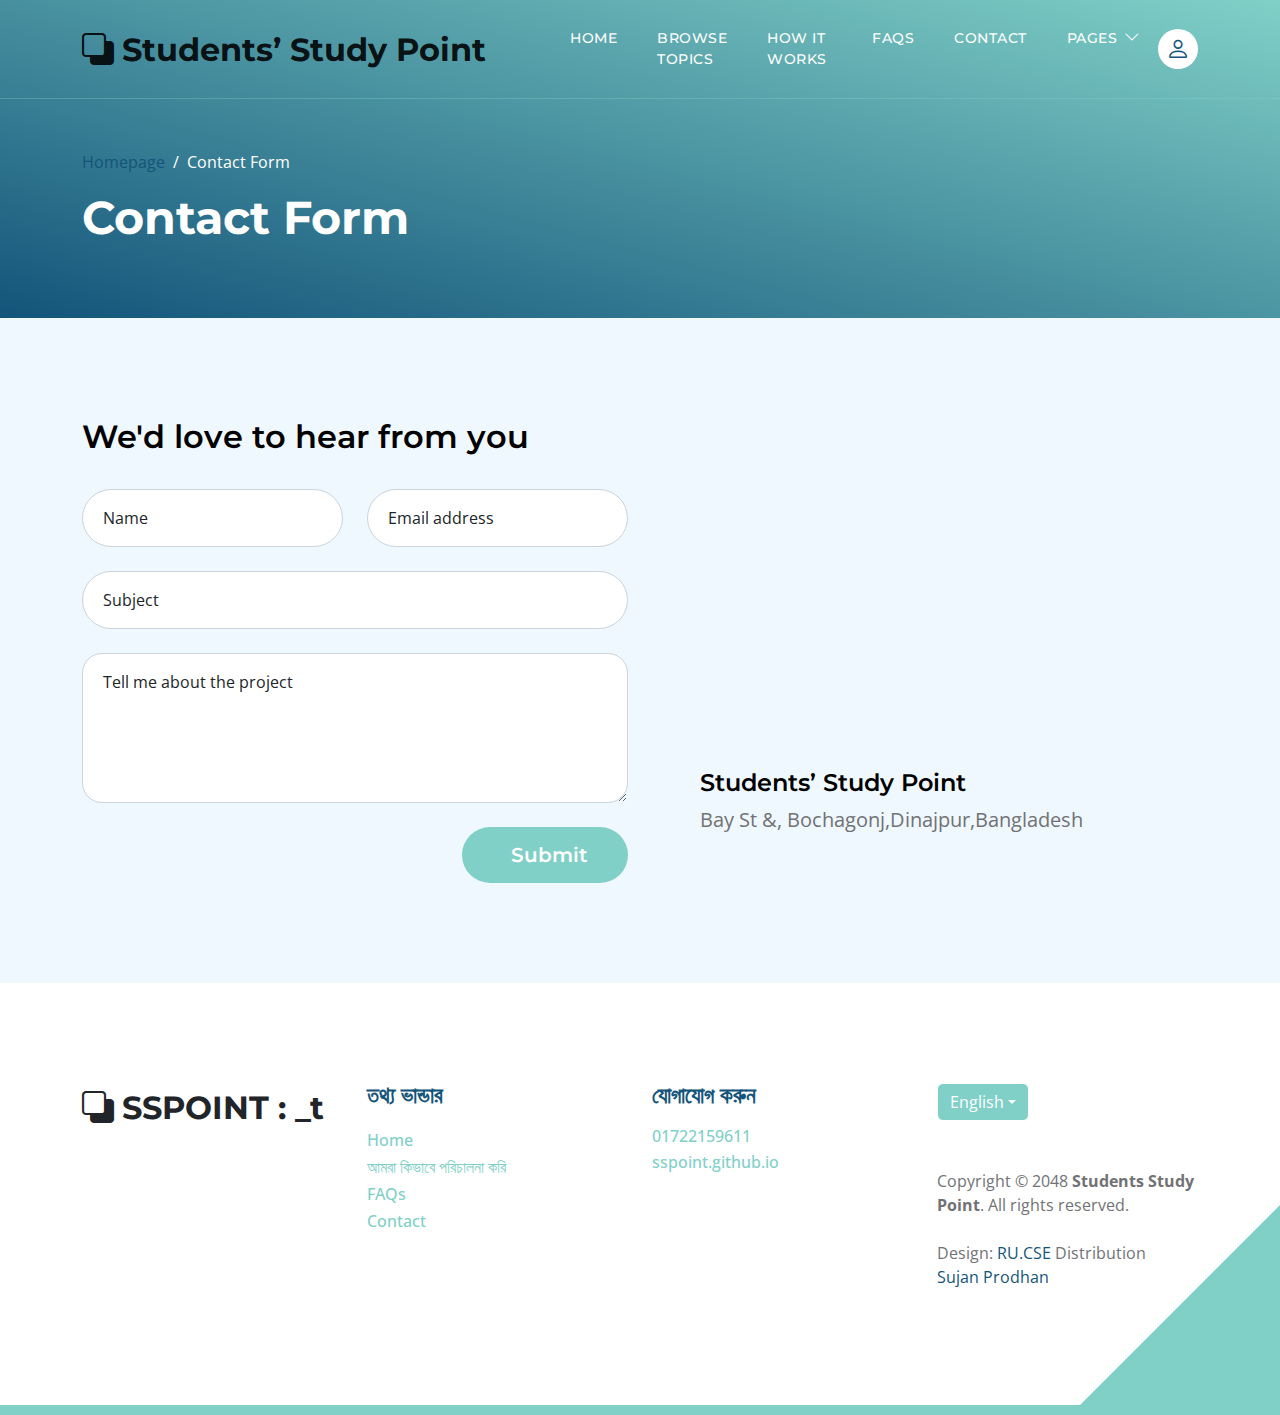
<file: contact.html>
<!doctype html>
<html lang="en">
    <head>
        <meta charset="utf-8">
        <meta name="viewport" content="width=device-width, initial-scale=1">

        <meta name="description" content="">
        <meta name="author" content="">

        <title> Contact Page</title>

        <!-- CSS FILES -->        
        <link rel="preconnect" href="https://fonts.googleapis.com">
        
        <link rel="preconnect" href="https://fonts.gstatic.com" crossorigin>

        <link href="https://fonts.googleapis.com/css2?family=Montserrat:wght@500;600;700&family=Open+Sans&display=swap" rel="stylesheet">
                        
        <link href="css/bootstrap.min.css" rel="stylesheet">

        <link href="css/bootstrap-icons.css" rel="stylesheet">

        <link href="css/templatemo-topic-listing.css" rel="stylesheet">


    </head>
    
    <body class="topics-listing-page" id="top">

        <main>

            <nav class="navbar navbar-expand-lg">
                <div class="container">
                    <a class="navbar-brand" href="index.html">
                        <i class="bi-back"></i>
                        <span> Students’ Study Point</span>
                    </a>

                    <div class="d-lg-none ms-auto me-4">
                        <a href="#top" class="navbar-icon bi-person smoothscroll"></a>
                    </div>
    
                    <button class="navbar-toggler" type="button" data-bs-toggle="collapse" data-bs-target="#navbarNav" aria-controls="navbarNav" aria-expanded="false" aria-label="Toggle navigation">
                        <span class="navbar-toggler-icon"></span>
                    </button>
    
                    <div class="collapse navbar-collapse" id="navbarNav">
                        <ul class="navbar-nav ms-lg-5 me-lg-auto">
                            <li class="nav-item">
                                <a class="nav-link click-scroll" href="index.html#section_1">Home</a>
                            </li>

                            <li class="nav-item">
                                <a class="nav-link click-scroll" href="index.html#section_2">Browse Topics</a>
                            </li>
    
                            <li class="nav-item">
                                <a class="nav-link click-scroll" href="index.html#section_3">How it works</a>
                            </li>

                            <li class="nav-item">
                                <a class="nav-link click-scroll" href="index.html#section_4">FAQs</a>
                            </li>
    
                            <li class="nav-item">
                                <a class="nav-link click-scroll" href="index.html#section_5">Contact</a>
                            </li>

                            <li class="nav-item dropdown">
                                <a class="nav-link dropdown-toggle" href="#section_5" id="navbarLightDropdownMenuLink" role="button" data-bs-toggle="dropdown" aria-expanded="false">Pages</a>

                                <ul class="dropdown-menu dropdown-menu-light" aria-labelledby="navbarLightDropdownMenuLink">
                                    <li><a class="dropdown-item" href="topics-listing.html">Topics Listing</a></li>

                                    <li><a class="dropdown-item active" href="contact.html">Contact Form</a></li>
                                </ul>
                            </li>
                        </ul>

                        <div class="d-none d-lg-block">
                            <a href="#top" class="navbar-icon bi-person smoothscroll"></a>
                        </div>
                    </div>
                </div>
            </nav>


            <header class="site-header d-flex flex-column justify-content-center align-items-center">
                <div class="container">
                    <div class="row align-items-center">

                        <div class="col-lg-5 col-12">
                            <nav aria-label="breadcrumb">
                                <ol class="breadcrumb">
                                    <li class="breadcrumb-item"><a href="index.html">Homepage</a></li>

                                    <li class="breadcrumb-item active" aria-current="page">Contact Form</li>
                                </ol>
                            </nav>

                            <h2 class="text-white">Contact Form</h2>
                        </div>

                    </div>
                </div>
            </header>


            <section class="section-padding section-bg">
                <div class="container">
                    <div class="row">

                        <div class="col-lg-12 col-12">
                            <h3 class="mb-4 pb-2">We'd love to hear from you</h3>
                        </div>

                        <div class="col-lg-6 col-12">
                            <form action="#" method="post" class="custom-form contact-form" role="form">
                                <div class="row">
                                    <div class="col-lg-6 col-md-6 col-12">
                                        <div class="form-floating">
                                            <input type="text" name="name" id="name" class="form-control" placeholder="Name" required="">
                                            
                                            <label for="floatingInput">Name</label>
                                        </div>
                                    </div>

                                    <div class="col-lg-6 col-md-6 col-12"> 
                                        <div class="form-floating">
                                            <input type="email" name="email" id="email" pattern="[^ @]*@[^ @]*" class="form-control" placeholder="Email address" required="">
                                            
                                            <label for="floatingInput">Email address</label>
                                        </div>
                                    </div>

                                    <div class="col-lg-12 col-12">
                                        <div class="form-floating">
                                            <input type="text" name="subject" id="name" class="form-control" placeholder="Name" required="">
                                            
                                            <label for="floatingInput">Subject</label>
                                        </div>

                                        <div class="form-floating">
                                            <textarea class="form-control" id="message" name="message" placeholder="Tell me about the project"></textarea>
                                            
                                            <label for="floatingTextarea">Tell me about the project</label>
                                        </div>
                                    </div>

                                    <div class="col-lg-4 col-12 ms-auto">
                                        <button type="submit" class="form-control">Submit</button>
                                    </div>

                                </div>
                            </form>
                        </div>

                        <div class="col-lg-5 col-12 mx-auto mt-5 mt-lg-0">
                            <iframe class="google-map" src="" width="100%" height="250" style="border:0;" allowfullscreen="" loading="lazy" referrerpolicy="no-referrer-when-downgrade"></iframe>

                            <h5 class="mt-4 mb-2">Students’ Study Point</h5>

                            <p>Bay St &amp;, Bochagonj,Dinajpur,Bangladesh</p>
                        </div>

                    </div>
                </div>
            </section>
        </main>

        <footer class="site-footer section-padding">
            <div class="container">
                <div class="row">

                    <div class="col-lg-3 col-12 mb-4 pb-2">
                        <a class="navbar-brand mb-2" href="index.html">
                            <i class="bi-back"></i>
                            <span>SSPOINT : _t</span>
                        </a>
                    </div>

                    <div class="col-lg-3 col-md-4 col-6">
                        <h6 class="site-footer-title mb-3">তথ্য ভান্ডার</h6>

                        <ul class="site-footer-links">
                            <li class="site-footer-link-item">
                                <a href="#" class="site-footer-link">Home</a>
                            </li>

                            <li class="site-footer-link-item">
                                <a href="#" class="site-footer-link">আমরা কিভাবে পরিচালনা করি</a>
                            </li>

                            <li class="site-footer-link-item">
                                <a href="#" class="site-footer-link">FAQs</a>
                            </li>

                            <li class="site-footer-link-item">
                                <a href="#" class="site-footer-link">Contact</a>
                            </li>
                        </ul>
                    </div>

                    <div class="col-lg-3 col-md-4 col-6 mb-4 mb-lg-0">
                        <h6 class="site-footer-title mb-3">যোগাযোগ করুন</h6>

                        <p class="text-white d-flex mb-1">
                            <a href="tel: 01722159611" class="site-footer-link">
                               01722159611
                            </a>
                        </p>

                        <p class="text-white d-flex">
                            <a href="https://sspoint.github.io" class="site-footer-link">
                               sspoint.github.io
                            </a>
                        </p>
                    </div>

                    <div class="col-lg-3 col-md-4 col-12 mt-4 mt-lg-0 ms-auto">
                        <div class="dropdown">
                            <button class="btn btn-secondary dropdown-toggle" type="button" data-bs-toggle="dropdown" aria-expanded="false">
                            English</button>

                            <ul class="dropdown-menu">
                                <li><button class="dropdown-item" type="button">Thai</button></li>

                                <li><button class="dropdown-item" type="button">Myanmar</button></li>

                                <li><button class="dropdown-item" type="button">Arabic</button></li>
                            </ul>
                        </div>

                        <p class="copyright-text mt-lg-5 mt-4">Copyright  © 2048 <b>Students Study Point</b>. All rights reserved.
                        <br><br>Design: <a rel="nofollow" href="https://prodhan2.github.io" target="_blank">RU.CSE</a> Distribution <a href="https://fb.com/prodhan2">Sujan Prodhan</a></p>
                        
                    </div>

                </div>
            </div>
        </footer>



        <!-- JAVASCRIPT FILES -->
        <script src="js/jquery.min.js"></script>
        <script src="js/bootstrap.bundle.min.js"></script>
        <script src="js/jquery.sticky.js"></script>
        <script src="js/custom.js"></script>

    </body>
</html>
</file>
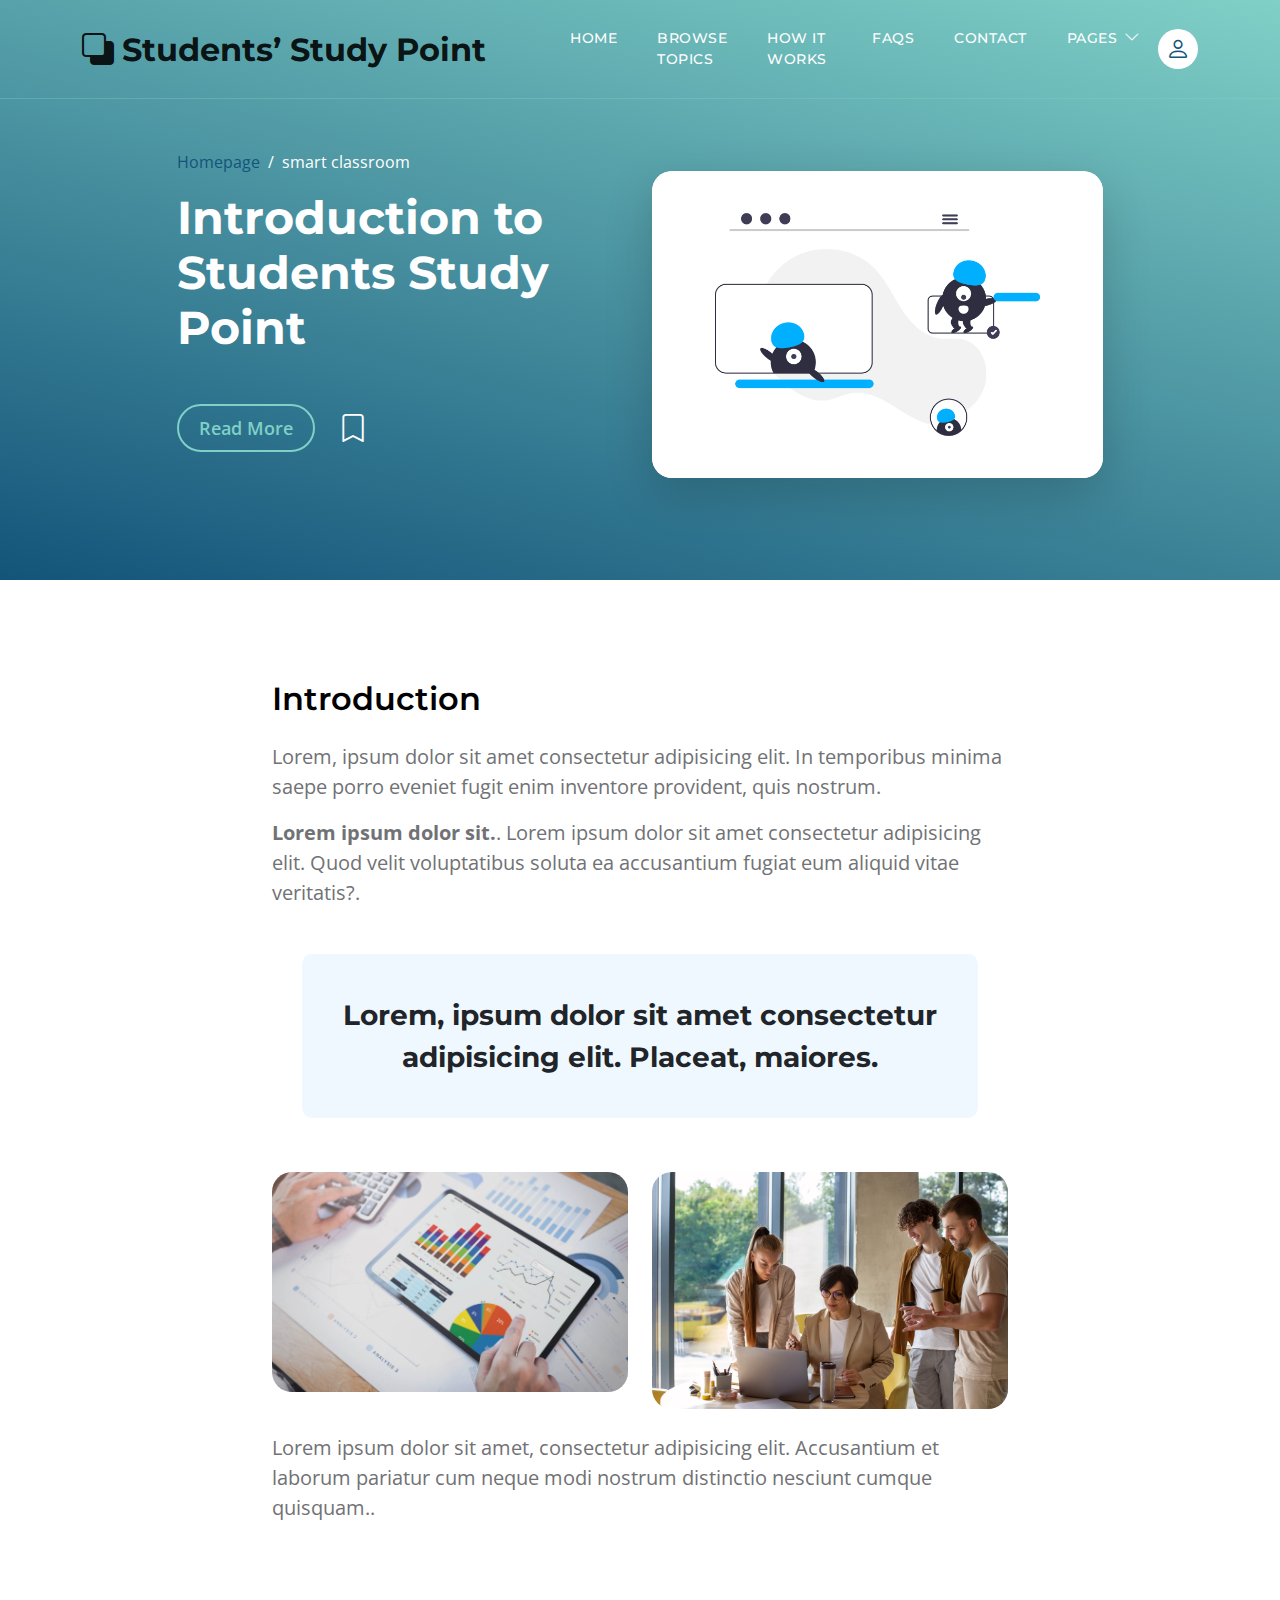
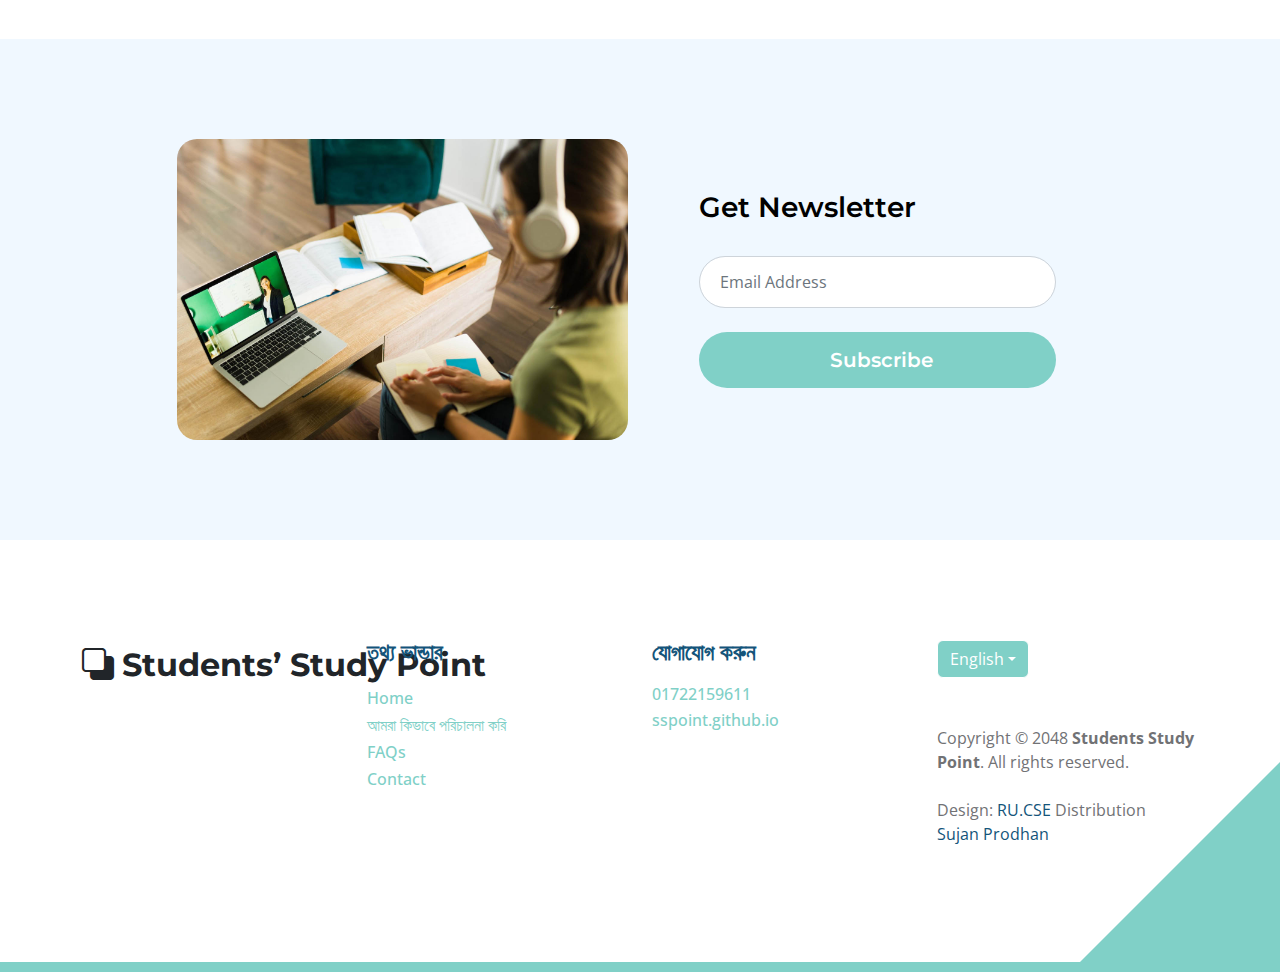
<file: topics-detail.html>
<!doctype html>
<html lang="en">
    <head>
        <meta charset="utf-8">
        <meta name="viewport" content="width=device-width, initial-scale=1">

        <meta name="description" content="">
        <meta name="author" content="">

        <title>Topic Detail Page</title>

        <!-- CSS FILES -->        
        <link rel="preconnect" href="https://fonts.googleapis.com">
        
        <link rel="preconnect" href="https://fonts.gstatic.com" crossorigin>

        <link href="https://fonts.googleapis.com/css2?family=Montserrat:wght@500;600;700&family=Open+Sans&display=swap" rel="stylesheet">
                        
        <link href="css/bootstrap.min.css" rel="stylesheet">

        <link href="css/bootstrap-icons.css" rel="stylesheet">

        <link href="css/templatemo-topic-listing.css" rel="stylesheet">
<!--

TemplateMo 590 topic listing

https://templatemo.com/tm-590-topic-listing

-->
    </head>
    
    <body id="top">

        <main>

            <nav class="navbar navbar-expand-lg">
                <div class="container">
                    <a class="navbar-brand" href="index.html">
                        <i class="bi-back"></i>
                        <span> Students’ Study Point
                        </span>
                    </a>

                    <div class="d-lg-none ms-auto me-4">
                        <a href="#top" class="navbar-icon bi-person smoothscroll"></a>
                    </div>
    
                    <button class="navbar-toggler" type="button" data-bs-toggle="collapse" data-bs-target="#navbarNav" aria-controls="navbarNav" aria-expanded="false" aria-label="Toggle navigation">
                        <span class="navbar-toggler-icon"></span>
                    </button>
    
                    <div class="collapse navbar-collapse" id="navbarNav">
                        <ul class="navbar-nav ms-lg-5 me-lg-auto">
                            <li class="nav-item">
                                <a class="nav-link click-scroll" href="index.html#section_1">Home</a>
                            </li>

                            <li class="nav-item">
                                <a class="nav-link click-scroll" href="index.html#section_2">Browse Topics</a>
                            </li>
    
                            <li class="nav-item">
                                <a class="nav-link click-scroll" href="index.html#section_3">How it works</a>
                            </li>

                            <li class="nav-item">
                                <a class="nav-link click-scroll" href="index.html#section_4">FAQs</a>
                            </li>
    
                            <li class="nav-item">
                                <a class="nav-link click-scroll" href="index.html#section_5">Contact</a>
                            </li>

                            <li class="nav-item dropdown">
                                <a class="nav-link dropdown-toggle" href="#section_5" id="navbarLightDropdownMenuLink" role="button" data-bs-toggle="dropdown" aria-expanded="false">Pages</a>

                                <ul class="dropdown-menu dropdown-menu-light" aria-labelledby="navbarLightDropdownMenuLink">
                                    <li><a class="dropdown-item" href="topics-listing.html">Topics Listing</a></li>

                                    <li><a class="dropdown-item" href="contact.html">Contact Form</a></li>
                                </ul>
                            </li>
                        </ul>

                        <div class="d-none d-lg-block">
                            <a href="#top" class="navbar-icon bi-person smoothscroll"></a>
                        </div>
                    </div>
                </div>
            </nav>
            

            <header class="site-header d-flex flex-column justify-content-center align-items-center">
                <div class="container">
                    <div class="row justify-content-center align-items-center">

                        <div class="col-lg-5 col-12 mb-5">
                            <nav aria-label="breadcrumb">
                                <ol class="breadcrumb">
                                    <li class="breadcrumb-item"><a href="index.html">Homepage</a></li>

                                    <li class="breadcrumb-item active" aria-current="page">smart classroom </li>
                                </ol>
                            </nav>

                            <h2 class="text-white">Introduction to <br> Students Study Point</h2>

                            <div class="d-flex align-items-center mt-5">
                                <a href="#topics-detail" class="btn custom-btn custom-border-btn smoothscroll me-4">Read More</a>

                                <a href="#top" class="custom-icon bi-bookmark smoothscroll"></a>
                            </div>
                        </div>

                        <div class="col-lg-5 col-12">
                            <div class="topics-detail-block bg-white shadow-lg">
                                <img src="images/topics/undraw_Remote_design_team_re_urdx.png" class="topics-detail-block-image img-fluid">
                            </div>
                        </div>

                    </div>
                </div>
            </header>


            <section class="topics-detail-section section-padding" id="topics-detail">
                <div class="container">
                    <div class="row">

                        <div class="col-lg-8 col-12 m-auto">
                            <h3 class="mb-4">Introduction </h3>

                            <p>Lorem, ipsum dolor sit amet consectetur adipisicing elit. In temporibus minima saepe porro eveniet fugit enim inventore provident, quis nostrum.</p>

                            <p><strong>Lorem ipsum dolor sit.</strong>. Lorem ipsum dolor sit amet consectetur adipisicing elit. Quod velit voluptatibus soluta ea accusantium fugiat eum aliquid vitae veritatis?.</p>

                            <blockquote>
                               Lorem, ipsum dolor sit amet consectetur adipisicing elit. Placeat, maiores.
                            </blockquote>

                            <div class="row my-4">
                                <div class="col-lg-6 col-md-6 col-12">
                                    <img src="images/businesswoman-using-tablet-analysis.jpg" class="topics-detail-block-image img-fluid">
                                </div>

                                <div class="col-lg-6 col-md-6 col-12 mt-4 mt-lg-0 mt-md-0">
                                    <img src="images/colleagues-working-cozy-office-medium-shot.jpg" class="topics-detail-block-image img-fluid">
                                </div>
                            </div>

                            <p>Lorem ipsum dolor sit amet, consectetur adipisicing elit. Accusantium et laborum pariatur cum neque modi nostrum distinctio nesciunt cumque quisquam..</p>
                        </div>

                    </div>
                </div>
            </section>


            <section class="section-padding section-bg">
                <div class="container">
                    <div class="row justify-content-center">

                        <div class="col-lg-5 col-12">
                            <img src="images/rear-view-young-college-student.jpg" class="newsletter-image img-fluid" alt="">
                        </div>

                        <div class="col-lg-5 col-12 subscribe-form-wrap d-flex justify-content-center align-items-center">
                            <form class="custom-form subscribe-form" action="#" method="post" role="form">
                                <h4 class="mb-4 pb-2">Get Newsletter</h4>

                                <input type="email" name="subscribe-email" id="subscribe-email" pattern="[^ @]*@[^ @]*" class="form-control" placeholder="Email Address" required="">

                                <div class="col-lg-12 col-12">
                                    <button type="submit" class="form-control">Subscribe</button>
                                </div>
                            </form>
                        </div>

                    </div>
                </div>
            </section>
        </main>
		
        <footer class="site-footer section-padding">
            <div class="container">
                <div class="row">

                    <div class="col-lg-3 col-12 mb-4 pb-2">
                        <a class="navbar-brand mb-2" href="index.html">
                            <i class="bi-back"></i>
                            <span>Students’ Study Point</span>
                        </a>
                    </div>

                    <div class="col-lg-3 col-md-4 col-6">
                        <h6 class="site-footer-title mb-3">তথ্য ভান্ডার</h6>

                        <ul class="site-footer-links">
                            <li class="site-footer-link-item">
                                <a href="#" class="site-footer-link">Home</a>
                            </li>

                            <li class="site-footer-link-item">
                                <a href="#" class="site-footer-link">আমরা কিভাবে পরিচালনা করি</a>
                            </li>

                            <li class="site-footer-link-item">
                                <a href="#" class="site-footer-link">FAQs</a>
                            </li>

                            <li class="site-footer-link-item">
                                <a href="#" class="site-footer-link">Contact</a>
                            </li>
                        </ul>
                    </div>

                    <div class="col-lg-3 col-md-4 col-6 mb-4 mb-lg-0">
                        <h6 class="site-footer-title mb-3">যোগাযোগ করুন</h6>

                        <p class="text-white d-flex mb-1">
                            <a href="tel: 01722159611" class="site-footer-link">
                               01722159611
                            </a>
                        </p>

                        <p class="text-white d-flex">
                            <a href="https://sspoint.github.io" class="site-footer-link">
                               sspoint.github.io
                            </a>
                        </p>
                    </div>

                    <div class="col-lg-3 col-md-4 col-12 mt-4 mt-lg-0 ms-auto">
                        <div class="dropdown">
                            <button class="btn btn-secondary dropdown-toggle" type="button" data-bs-toggle="dropdown" aria-expanded="false">
                            English</button>

                            <ul class="dropdown-menu">
                                <li><button class="dropdown-item" type="button">Thai</button></li>

                                <li><button class="dropdown-item" type="button">Myanmar</button></li>

                                <li><button class="dropdown-item" type="button">Arabic</button></li>
                            </ul>
                        </div>

                        <p class="copyright-text mt-lg-5 mt-4">Copyright  © 2048 <b>Students Study Point</b>. All rights reserved.
                        <br><br>Design: <a rel="nofollow" href="https://prodhan2.github.io" target="_blank">RU.CSE</a> Distribution <a href="https://fb.com/prodhan2">Sujan Prodhan</a></p>
                        
                    </div>

                </div>
            </div>
        </footer>



        <!-- JAVASCRIPT FILES -->
        <script src="js/jquery.min.js"></script>
        <script src="js/bootstrap.bundle.min.js"></script>
        <script src="js/jquery.sticky.js"></script>
        <script src="js/custom.js"></script>

    </body>
</html>
</file>
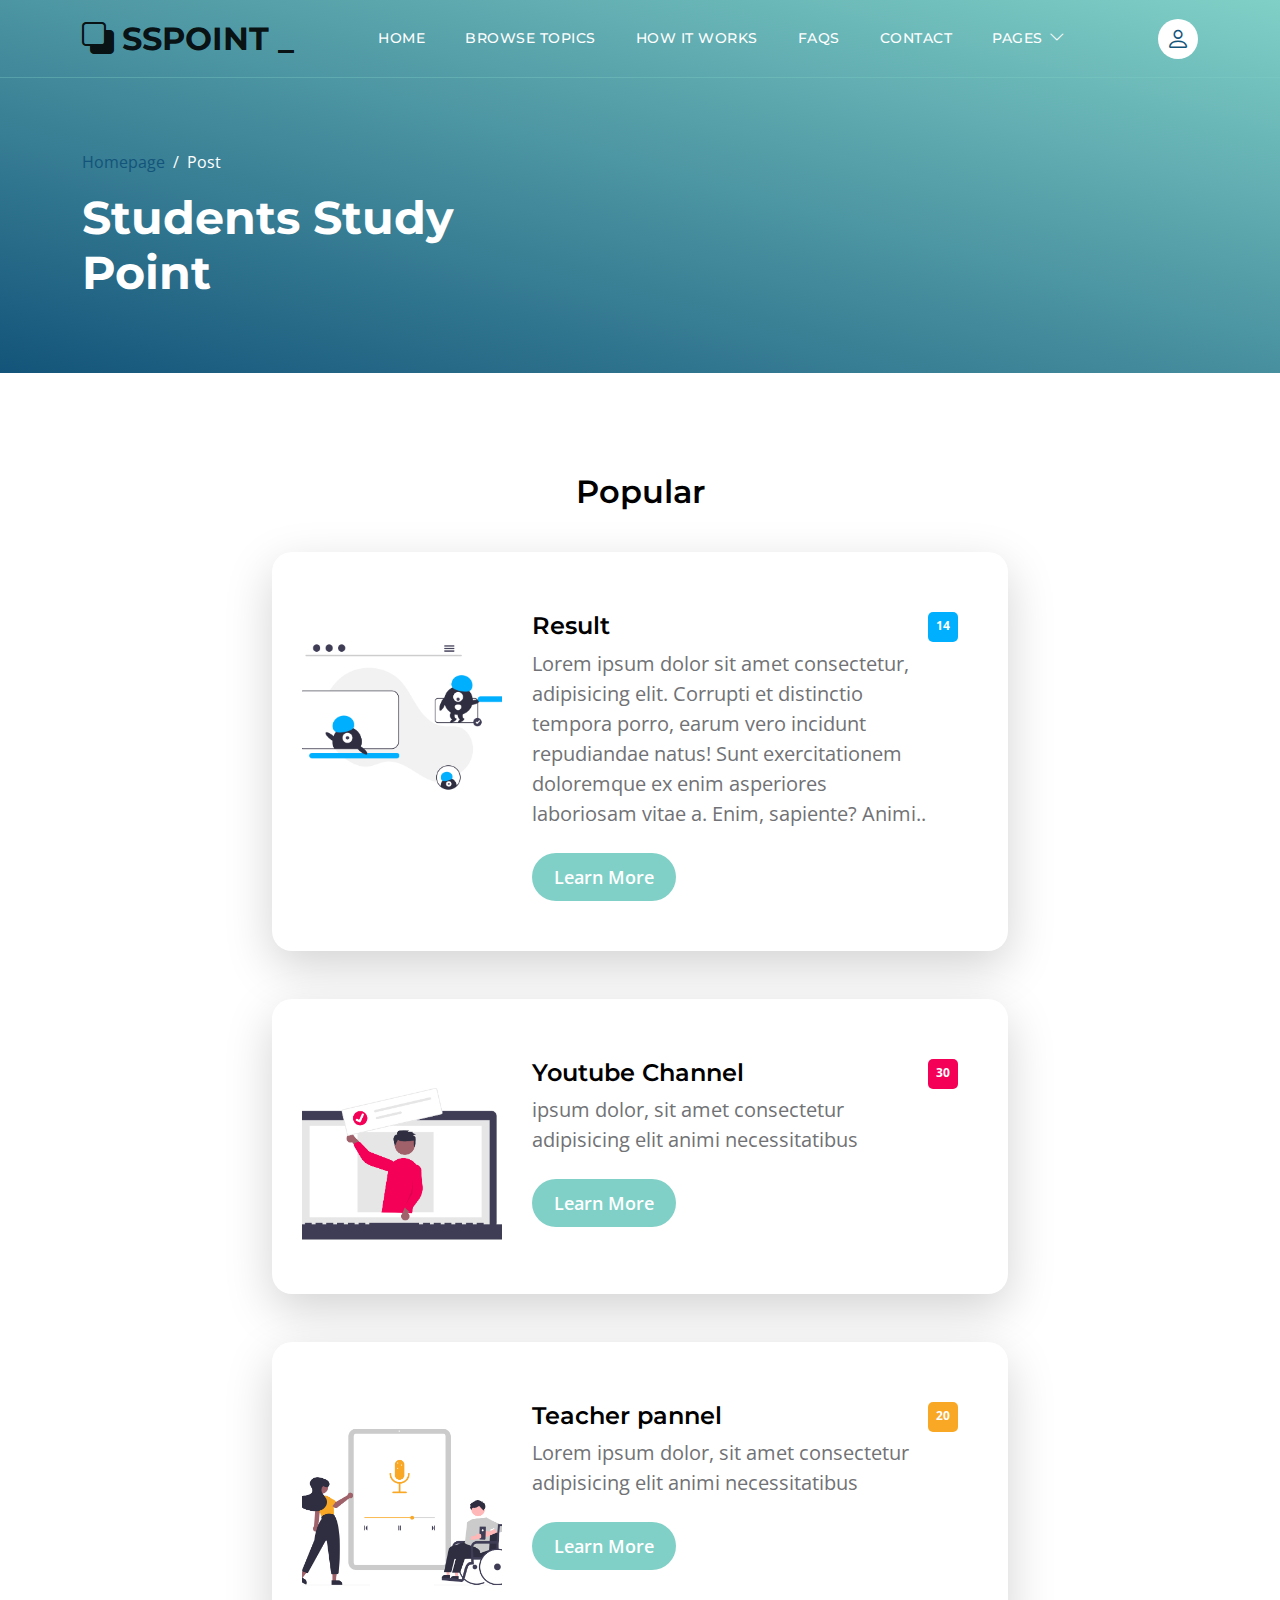
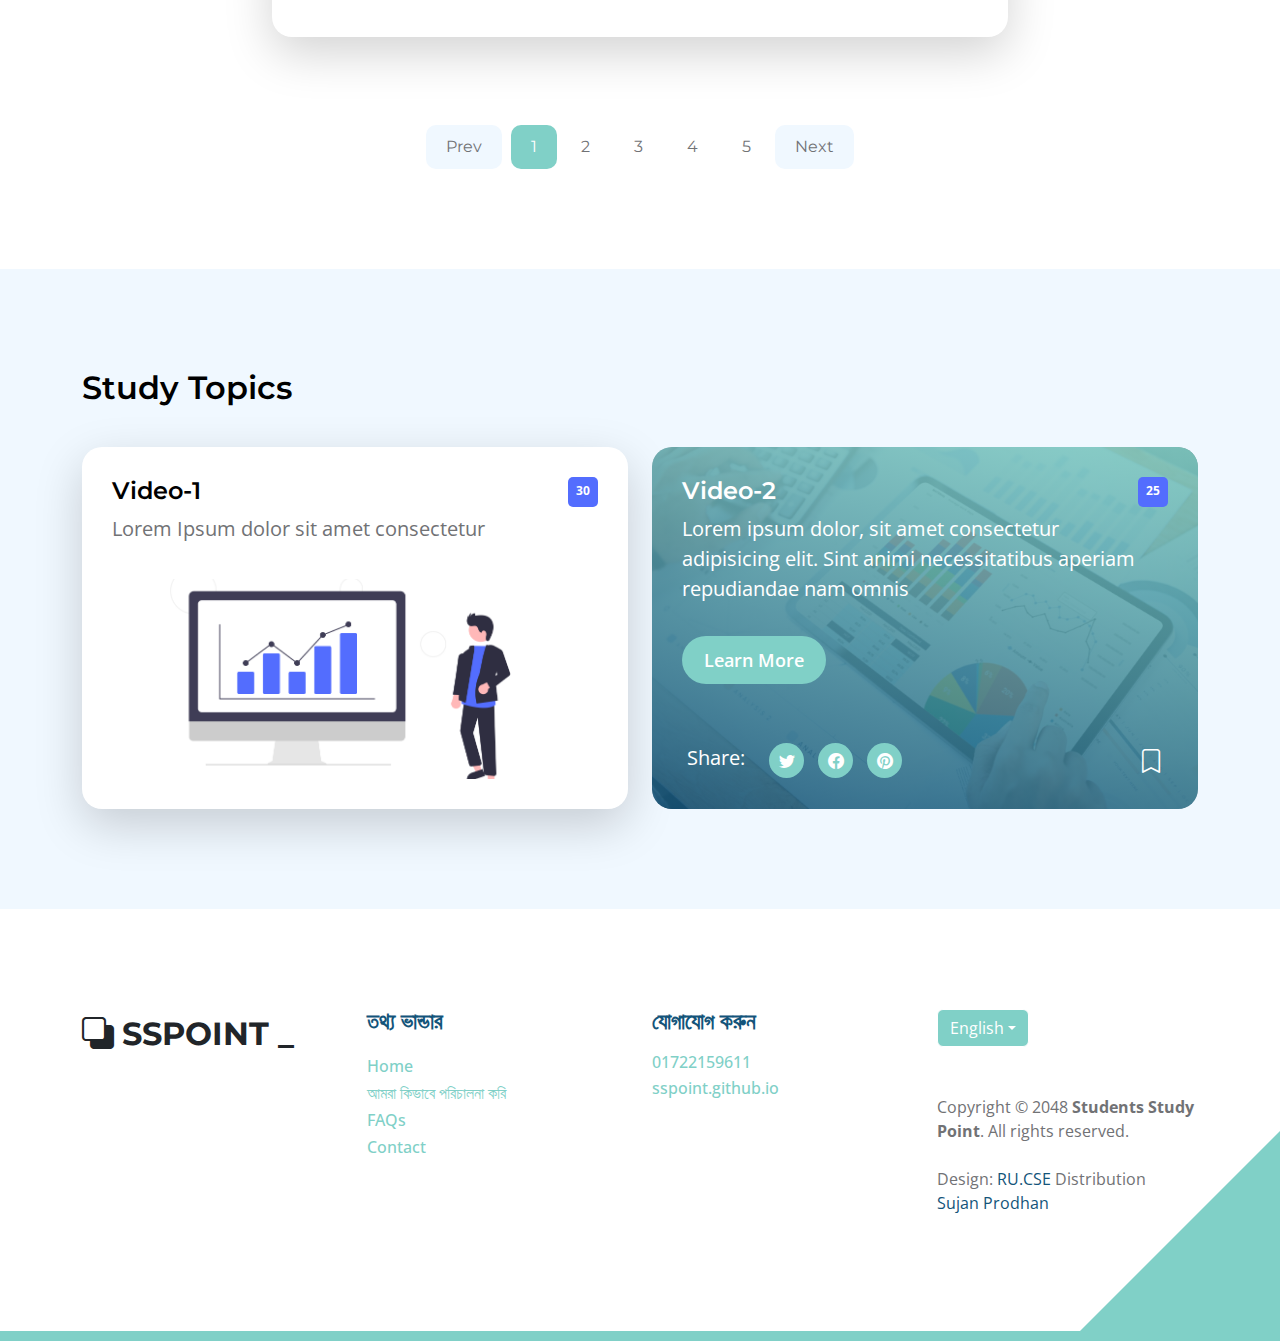
<file: topics-listing.html>
<!doctype html>
<html lang="en">
    <head>
        <meta charset="utf-8">
        <meta name="viewport" content="width=device-width, initial-scale=1">

        <meta name="description" content="">
        <meta name="author" content="">

        <title> Page-1</title>

        <!-- CSS FILES -->        
        <link rel="preconnect" href="https://fonts.googleapis.com">
        
        <link rel="preconnect" href="https://fonts.gstatic.com" crossorigin>

        <link href="https://fonts.googleapis.com/css2?family=Montserrat:wght@500;600;700&family=Open+Sans&display=swap" rel="stylesheet">
                        
        <link href="css/bootstrap.min.css" rel="stylesheet">

        <link href="css/bootstrap-icons.css" rel="stylesheet">

        <link href="css/templatemo-topic-listing.css" rel="stylesheet">
<!--

TemplateMo 590 topic listing

https://templatemo.com/tm-590-topic-listing

-->
    </head>
    
    <body class="topics-listing-page" id="top">

        <main>

            <nav class="navbar navbar-expand-lg">
                <div class="container">
                    <a class="navbar-brand" href="index.html">
                        <i class="bi-back"></i>
                        <span>SSPOINT _ </span>
                    </a>

                    <div class="d-lg-none ms-auto me-4">
                        <a href="#top" class="navbar-icon bi-person smoothscroll"></a>
                    </div>
    
                    <button class="navbar-toggler" type="button" data-bs-toggle="collapse" data-bs-target="#navbarNav" aria-controls="navbarNav" aria-expanded="false" aria-label="Toggle navigation">
                        <span class="navbar-toggler-icon"></span>
                    </button>
    
                    <div class="collapse navbar-collapse" id="navbarNav">
                        <ul class="navbar-nav ms-lg-5 me-lg-auto">
                            <li class="nav-item">
                                <a class="nav-link click-scroll" href="index.html#section_1">Home</a>
                            </li>

                            <li class="nav-item">
                                <a class="nav-link click-scroll" href="index.html#section_2">Browse Topics</a>
                            </li>
    
                            <li class="nav-item">
                                <a class="nav-link click-scroll" href="index.html#section_3">How it works</a>
                            </li>

                            <li class="nav-item">
                                <a class="nav-link click-scroll" href="index.html#section_4">FAQs</a>
                            </li>
    
                            <li class="nav-item">
                                <a class="nav-link click-scroll" href="index.html#section_5">Contact</a>
                            </li>

                            <li class="nav-item dropdown">
                                <a class="nav-link dropdown-toggle" href="#section_5" id="navbarLightDropdownMenuLink" role="button" data-bs-toggle="dropdown" aria-expanded="false">Pages</a>

                                <ul class="dropdown-menu dropdown-menu-light" aria-labelledby="navbarLightDropdownMenuLink">
                                    <li><a class="dropdown-item active" href="topics-listing.html">Post</a></li>

                                    <li><a class="dropdown-item" href="contact.html">Contact Form</a></li>
                                </ul>
                            </li>
                        </ul>

                        <div class="d-none d-lg-block">
                            <a href="#top" class="navbar-icon bi-person smoothscroll"></a>
                        </div>
                    </div>
                </div>
            </nav>


            <header class="site-header d-flex flex-column justify-content-center align-items-center">
                <div class="container">
                    <div class="row align-items-center">

                        <div class="col-lg-5 col-12">
                            <nav aria-label="breadcrumb">
                                <ol class="breadcrumb">
                                    <li class="breadcrumb-item"><a href="index.html">Homepage</a></li>

                                    <li class="breadcrumb-item active" aria-current="page">Post</li>
                                </ol>
                            </nav>

                            <h2 class="text-white">Students Study Point</h2>
                        </div>

                    </div>
                </div>
            </header>


            <section class="section-padding">
                <div class="container">
                    <div class="row">

                        <div class="col-lg-12 col-12 text-center">
                            <h3 class="mb-4">Popular </h3>
                        </div>

                        <div class="col-lg-8 col-12 mt-3 mx-auto">
                            <div class="custom-block custom-block-topics-listing bg-white shadow-lg mb-5">
                                <div class="d-flex">
                                    <img src="images/topics/undraw_Remote_design_team_re_urdx.png" class="custom-block-image img-fluid" alt="">

                                    <div class="custom-block-topics-listing-info d-flex">
                                        <div>
                                            <h5 class="mb-2">Result</h5>

                                            <p class="mb-0">Lorem ipsum dolor sit amet consectetur, adipisicing elit. Corrupti et distinctio tempora porro, earum vero incidunt repudiandae natus! Sunt exercitationem doloremque ex enim asperiores laboriosam vitae a. Enim, sapiente? Animi..</p>

                                            <a href="topics-detail.html" class="btn custom-btn mt-3 mt-lg-4">Learn More</a>
                                        </div>

                                        <span class="badge bg-design rounded-pill ms-auto">14</span>
                                    </div>
                                </div>
                            </div>

                            <div class="custom-block custom-block-topics-listing bg-white shadow-lg mb-5">
                                <div class="d-flex">
                                    <img src="images/topics/undraw_online_ad_re_ol62.png" class="custom-block-image img-fluid" alt="">

                                    <div class="custom-block-topics-listing-info d-flex">
                                        <div>
                                            <h5 class="mb-2">Youtube Channel</h5>

                                            <p class="mb-0">ipsum dolor, sit amet consectetur adipisicing elit animi necessitatibus</p>

                                            <a href="topics-detail.html" class="btn custom-btn mt-3 mt-lg-4">Learn More</a>
                                        </div>

                                        <span class="badge bg-advertising rounded-pill ms-auto">30</span>
                                    </div>
                                </div>
                            </div>

                            <div class="custom-block custom-block-topics-listing bg-white shadow-lg mb-5">
                                <div class="d-flex">
                                    <img src="images/topics/undraw_Podcast_audience_re_4i5q.png" class="custom-block-image img-fluid" alt="">

                                    <div class="custom-block-topics-listing-info d-flex">
                                        <div>
                                            <h5 class="mb-2">Teacher pannel</h5>

                                            <p class="mb-0">Lorem ipsum dolor, sit amet consectetur adipisicing elit animi necessitatibus</p>

                                            <a href="topics-detail.html" class="btn custom-btn mt-3 mt-lg-4">Learn More</a>
                                        </div>

                                        <span class="badge bg-music rounded-pill ms-auto">20</span>
                                    </div>
                                </div>
                            </div>
                        </div>

                        <div class="col-lg-12 col-12">
                            <nav aria-label="Page navigation example">
                                <ul class="pagination justify-content-center mb-0">
                                    <li class="page-item">
                                        <a class="page-link" href="#" aria-label="Previous">
                                            <span aria-hidden="true">Prev</span>
                                        </a>
                                    </li>

                                    <li class="page-item active" aria-current="page">
                                        <a class="page-link" href="#">1</a>
                                    </li>
                                    
                                    <li class="page-item">
                                        <a class="page-link" href="#">2</a>
                                    </li>
                                    
                                    <li class="page-item">
                                        <a class="page-link" href="#">3</a>
                                    </li>

                                    <li class="page-item">
                                        <a class="page-link" href="#">4</a>
                                    </li>

                                    <li class="page-item">
                                        <a class="page-link" href="#">5</a>
                                    </li>
                                    
                                    <li class="page-item">
                                        <a class="page-link" href="#" aria-label="Next">
                                            <span aria-hidden="true">Next</span>
                                        </a>
                                    </li>
                                </ul>
                            </nav>
                        </div>

                    </div>
                </div>
            </section>


            <section class="section-padding section-bg">
                <div class="container">
                    <div class="row">

                        <div class="col-lg-12 col-12">
                            <h3 class="mb-4">Study Topics</h3>
                        </div>

                        <div class="col-lg-6 col-md-6 col-12 mt-3 mb-4 mb-lg-0">
                            <div class="custom-block bg-white shadow-lg">
                                <a href="topics-detail.html">
                                    <div class="d-flex">
                                        <div>
                                            <h5 class="mb-2">Video-1</h5>

                                            <p class="mb-0">Lorem Ipsum dolor sit amet consectetur</p>
                                        </div>

                                        <span class="badge bg-finance rounded-pill ms-auto">30</span>
                                    </div>

                                    <img src="images/topics/undraw_Finance_re_gnv2.png" class="custom-block-image img-fluid" alt="">
                                </a>
                            </div>
                        </div>

                        <div class="col-lg-6 col-md-6 col-12 mt-lg-3">
                            <div class="custom-block custom-block-overlay">
                                <div class="d-flex flex-column h-100">
                                    <img src="images/businesswoman-using-tablet-analysis.jpg" class="custom-block-image img-fluid" alt="">

                                    <div class="custom-block-overlay-text d-flex">
                                        <div>
                                            <h5 class="text-white mb-2">Video-2</h5>

                                            <p class="text-white">Lorem ipsum dolor, sit amet consectetur adipisicing elit. Sint animi necessitatibus aperiam repudiandae nam omnis</p>

                                            <a href="topics-detail.html" class="btn custom-btn mt-2 mt-lg-3">Learn More</a>
                                        </div>

                                        <span class="badge bg-finance rounded-pill ms-auto">25</span>
                                    </div>

                                    <div class="social-share d-flex">
                                        <p class="text-white me-4">Share:</p>

                                        <ul class="social-icon">
                                            <li class="social-icon-item">
                                                <a href="#" class="social-icon-link bi-twitter"></a>
                                            </li>

                                            <li class="social-icon-item">
                                                <a href="#" class="social-icon-link bi-facebook"></a>
                                            </li>

                                            <li class="social-icon-item">
                                                <a href="#" class="social-icon-link bi-pinterest"></a>
                                            </li>
                                        </ul>

                                        <a href="#" class="custom-icon bi-bookmark ms-auto"></a>
                                    </div>

                                    <div class="section-overlay"></div>
                                </div>
                            </div>
                        </div>

                    </div>
                </div>
            </section>
        </main>

		<footer class="site-footer section-padding">
            <div class="container">
                <div class="row">

                    <div class="col-lg-3 col-12 mb-4 pb-2">
                        <a class="navbar-brand mb-2" href="index.html">
                            <i class="bi-back"></i>
                            <span>SSPOINT _ </span>
                        </a>
                    </div>

                    <div class="col-lg-3 col-md-4 col-6">
                        <h6 class="site-footer-title mb-3">তথ্য ভান্ডার</h6>

                        <ul class="site-footer-links">
                            <li class="site-footer-link-item">
                                <a href="#" class="site-footer-link">Home</a>
                            </li>

                            <li class="site-footer-link-item">
                                <a href="#" class="site-footer-link">আমরা কিভাবে পরিচালনা করি</a>
                            </li>

                            <li class="site-footer-link-item">
                                <a href="#" class="site-footer-link">FAQs</a>
                            </li>

                            <li class="site-footer-link-item">
                                <a href="#" class="site-footer-link">Contact</a>
                            </li>
                        </ul>
                    </div>

                    <div class="col-lg-3 col-md-4 col-6 mb-4 mb-lg-0">
                        <h6 class="site-footer-title mb-3">যোগাযোগ করুন</h6>

                        <p class="text-white d-flex mb-1">
                            <a href="tel: 01722159611" class="site-footer-link">
                               01722159611
                            </a>
                        </p>

                        <p class="text-white d-flex">
                            <a href="https://sspoint.github.io" class="site-footer-link">
                               sspoint.github.io
                            </a>
                        </p>
                    </div>

                    <div class="col-lg-3 col-md-4 col-12 mt-4 mt-lg-0 ms-auto">
                        <div class="dropdown">
                            <button class="btn btn-secondary dropdown-toggle" type="button" data-bs-toggle="dropdown" aria-expanded="false">
                            English</button>

                            <ul class="dropdown-menu">
                                <li><button class="dropdown-item" type="button">Thai</button></li>

                                <li><button class="dropdown-item" type="button">Myanmar</button></li>

                                <li><button class="dropdown-item" type="button">Arabic</button></li>
                            </ul>
                        </div>

                        <p class="copyright-text mt-lg-5 mt-4">Copyright  © 2048 <b>Students Study Point</b>. All rights reserved.
                        <br><br>Design: <a rel="nofollow" href="https://prodhan2.github.io" target="_blank">RU.CSE</a> Distribution <a href="https://fb.com/prodhan2">Sujan Prodhan</a></p>
                        
                    </div>

                </div>
            </div>
        </footer>



        <!-- JAVASCRIPT FILES -->
        <script src="js/jquery.min.js"></script>
        <script src="js/bootstrap.bundle.min.js"></script>
        <script src="js/jquery.sticky.js"></script>
        <script src="js/custom.js"></script>

    </body>
</html>
</file>
<file: css/templatemo-topic-listing.css>
/*

TemplateMo 590 topic listing

https://templatemo.com/tm-590-topic-listing

*/

/*---------------------------------------
  CUSTOM PROPERTIES ( VARIABLES )             
-----------------------------------------*/
:root {
  --white-color:                  #ffffff;
  --primary-color:                #13547a;
  --secondary-color:              #80d0c7;
  --section-bg-color:             #f0f8ff;
  --custom-btn-bg-color:          #80d0c7;
  --custom-btn-bg-hover-color:    #13547a;
  --dark-color:                   #000000;
  --p-color:                      #717275;
  --border-color:                 #7fffd4;
  --link-hover-color:             #13547a;

  --body-font-family:             'Open Sans', sans-serif;
  --title-font-family:            'Montserrat', sans-serif;

  --h1-font-size:                 58px;
  --h2-font-size:                 46px;
  --h3-font-size:                 32px;
  --h4-font-size:                 28px;
  --h5-font-size:                 24px;
  --h6-font-size:                 22px;
  --p-font-size:                  20px;
  --menu-font-size:               14px;
  --btn-font-size:                18px;
  --copyright-font-size:          16px;

  --border-radius-large:          100px;
  --border-radius-medium:         20px;
  --border-radius-small:          10px;

  --font-weight-normal:           400;
  --font-weight-medium:           500;
  --font-weight-semibold:         600;
  --font-weight-bold:             700;
}

body {
  background-color: var(--white-color);
  font-family: var(--body-font-family); 
}


/*---------------------------------------
  TYPOGRAPHY               
-----------------------------------------*/

h2,
h3,
h4,
h5,
h6 {
  color: var(--dark-color);
}

h1,
h2,
h3,
h4,
h5,
h6 {
  font-family: var(--title-font-family); 
  font-weight: var(--font-weight-semibold);
}

h1 {
  font-size: var(--h1-font-size);
  font-weight: var(--font-weight-bold);
}

h2 {
  font-size: var(--h2-font-size);
  font-weight: var(--font-weight-bold);
}

h3 {
  font-size: var(--h3-font-size);
}

h4 {
  font-size: var(--h4-font-size);
}

h5 {
  font-size: var(--h5-font-size);
}

h6 {
  color: var(--primary-color);
  font-size: var(--h6-font-size);
}

p {
  color: var(--p-color);
  font-size: var(--p-font-size);
  font-weight: var(--font-weight-normal);
}

ul li {
  color: var(--p-color);
  font-size: var(--p-font-size);
  font-weight: var(--font-weight-normal);
}

a, 
button {
  touch-action: manipulation;
  transition: all 0.3s;
}

a {
  display: inline-block;
  color: var(--primary-color);
  text-decoration: none;
}

a:hover {
  color: var(--link-hover-color);
}

b,
strong {
  font-weight: var(--font-weight-bold);
}


/*---------------------------------------
  SECTION               
-----------------------------------------*/
.section-padding {
  padding-top: 100px;
  padding-bottom: 100px;
}

.section-bg {
  background-color: var(--section-bg-color);
}

.section-overlay {
  background-image: linear-gradient(15deg, #13547a 0%, #80d0c7 100%);
  position: absolute;
  top: 0;
  left: 0;
  pointer-events: none;
  width: 100%;
  height: 100%;
  opacity: 0.85;
}

.section-overlay + .container {
  position: relative;
}

.tab-content {
  background-color: var(--white-color);
  border-radius: var(--border-radius-medium);
}

.nav-tabs {
  border-bottom: 1px solid #ecf3f2;
  margin-bottom: 40px;
  justify-content: center;
}

.nav-tabs .nav-link {
  border-radius: 0;
  border-top: 0;
  border-right: 0;
  border-left: 0;
  color: var(--p-color);
  font-family: var(--title-font-family);
  font-size: var(--btn-font-size);
  font-weight: var(--font-weight-medium);
  padding: 15px 25px;
  transition: all 0.3s;
}

.nav-tabs .nav-link:first-child {
  margin-right: 20px;
}

.nav-tabs .nav-item.show .nav-link, 
.nav-tabs .nav-link.active,
.nav-tabs .nav-link:focus, 
.nav-tabs .nav-link:hover {
  border-bottom-color: var(--primary-color);
  color: var(--primary-color);
}


/*---------------------------------------
  CUSTOM ICON COLOR               
-----------------------------------------*/
.custom-icon {
  color: var(--secondary-color);
}


/*---------------------------------------
  CUSTOM BUTTON               
-----------------------------------------*/
.custom-btn {
  background: var(--custom-btn-bg-color);
  border: 2px solid transparent;
  border-radius: var(--border-radius-large);
  color: var(--white-color);
  font-size: var(--btn-font-size);
  font-weight: var(--font-weight-semibold);
  line-height: normal;
  transition: all 0.3s;
  padding: 10px 20px;
}

.custom-btn:hover {
  background: var(--custom-btn-bg-hover-color);
  color: var(--white-color);
}

.custom-border-btn {
  background: transparent;
  border: 2px solid var(--custom-btn-bg-color);
  color: var(--custom-btn-bg-color);
}

.custom-border-btn:hover {
  background: var(--custom-btn-bg-color);
  border-color: transparent;
  color: var(--white-color);
}

.custom-btn-bg-white {
  border-color: var(--white-color);
  color: var(--white-color);
}


/*---------------------------------------
  SITE HEADER              
-----------------------------------------*/
.site-header {
  background-image: linear-gradient(15deg, #13547a 0%, #80d0c7 100%);
  padding-top: 150px;
  padding-bottom: 80px;
}

.site-header .container {
  height: 100%;
}

.breadcrumb-item+.breadcrumb-item::before,
.breadcrumb-item a:hover,
.breadcrumb-item.active {
  color: var(--white-color);
}

.site-header .custom-icon {
  color: var(--white-color);
  font-size: var(--h4-font-size);
}

.site-header .custom-icon:hover {
  color: var(--secondary-color);
}


/*---------------------------------------
  NAVIGATION              
-----------------------------------------*/
.sticky-wrapper {
  position: absolute;
  top: 0;
  right: 0;
  left: 0;
}

.sticky-wrapper.is-sticky .navbar {
  background-color: var(--secondary-color);
}

.navbar {
  background: transparent;
  border-bottom: 1px solid rgba(128, 208, 199, 0.35);
  z-index: 9;
}

.navbar-brand,
.navbar-brand:hover {
  font-size: var(--h3-font-size);
  font-weight: var(--font-weight-bold);
  display: block;
}

.navbar-brand span {
  font-family: var(--title-font-family);
}

.navbar-expand-lg .navbar-nav .nav-link {
  border-radius: var(--border-radius-large);
  margin: 10px;
  padding: 10px;
}

.navbar-nav .nav-link {
  display: inline-block;
  color: var(--white-color);
  font-family: var(--title-font-family); 
  font-size: var(--menu-font-size);
  font-weight: var(--font-weight-medium);
  text-transform: uppercase;
  letter-spacing: 0.5px;
  position: relative;
  padding-top: 15px;
  padding-bottom: 15px;
}

.navbar-nav .nav-link.active, 
.navbar-nav .nav-link:hover {
  color: var(--primary-color);
}

.navbar .dropdown-menu {
  background: var(--white-color);
  box-shadow: 0 1rem 3rem rgba(0,0,0,.175);
  border: 0;
  display: inherit;
  opacity: 0;
  min-width: 9rem;
  margin-top: 20px;
  padding: 13px 0 10px 0;
  transition: all 0.3s;
  pointer-events: none;
}

.navbar .dropdown-menu::before {
  content: "";
  width: 0;
  height: 0;
  border-left: 20px solid transparent;
  border-right: 20px solid transparent;
  border-bottom: 15px solid var(--white-color);
  position: absolute;
  top: -10px;
  left: 10px;
}

.navbar .dropdown-item {
  display: inline-block;
  color: var(--p-bg-color);
  font-family: var(--title-font-family); 
  font-size: var(--menu-font-size);
  font-weight: var(--font-weight-medium);
  text-transform: uppercase;
  letter-spacing: 0.5px;
  position: relative;
}

.navbar .dropdown-item.active, 
.navbar .dropdown-item:active,
.navbar .dropdown-item:focus, 
.navbar .dropdown-item:hover {
  background: transparent;
  color: var(--primary-color);
}

.navbar .dropdown-toggle::after {
  content: "\f282";
  display: inline-block;
  font-family: bootstrap-icons !important;
  font-size: var(--copyright-font-size);
  font-style: normal;
  font-weight: normal !important;
  font-variant: normal;
  text-transform: none;
  line-height: 1;
  vertical-align: -.125em;
  -webkit-font-smoothing: antialiased;
  -moz-osx-font-smoothing: grayscale;
  position: relative;
  left: 2px;
  border: 0;
}

@media screen and (min-width: 992px) {
  .navbar .dropdown:hover .dropdown-menu {
    opacity: 1;
    margin-top: 0;
    pointer-events: auto;
  }
}

.navbar-icon {
  background: var(--white-color);
  border-radius: var(--border-radius-large);
  display: inline-block;
  font-size: var(--h5-font-size);
  width: 40px;
  height: 40px;
  line-height: 40px;
  text-align: center;
  transition: all 0.3s ease;
}

.navbar-icon:hover {
  background: var(--primary-color);
  color: var(--white-color);
}

.navbar-toggler {
  border: 0;
  padding: 0;
  cursor: pointer;
  margin: 0;
  width: 30px;
  height: 35px;
  outline: none;
}

.navbar-toggler:focus {
  outline: none;
  box-shadow: none;
}

.navbar-toggler[aria-expanded="true"] .navbar-toggler-icon {
  background: transparent;
}

.navbar-toggler[aria-expanded="true"] .navbar-toggler-icon:before,
.navbar-toggler[aria-expanded="true"] .navbar-toggler-icon:after {
  transition: top 300ms 50ms ease, -webkit-transform 300ms 350ms ease;
  transition: top 300ms 50ms ease, transform 300ms 350ms ease;
  transition: top 300ms 50ms ease, transform 300ms 350ms ease, -webkit-transform 300ms 350ms ease;
  top: 0;
}

.navbar-toggler[aria-expanded="true"] .navbar-toggler-icon:before {
  transform: rotate(45deg);
}

.navbar-toggler[aria-expanded="true"] .navbar-toggler-icon:after {
  transform: rotate(-45deg);
}

.navbar-toggler .navbar-toggler-icon {
  background: var(--white-color);
  transition: background 10ms 300ms ease;
  display: block;
  width: 30px;
  height: 2px;
  position: relative;
}

.navbar-toggler .navbar-toggler-icon:before,
.navbar-toggler .navbar-toggler-icon:after {
  transition: top 300ms 350ms ease, -webkit-transform 300ms 50ms ease;
  transition: top 300ms 350ms ease, transform 300ms 50ms ease;
  transition: top 300ms 350ms ease, transform 300ms 50ms ease, -webkit-transform 300ms 50ms ease;
  position: absolute;
  right: 0;
  left: 0;
  background: var(--white-color);
  width: 30px;
  height: 2px;
  content: '';
}

.navbar-toggler .navbar-toggler-icon::before {
  top: -8px;
}

.navbar-toggler .navbar-toggler-icon::after {
  top: 8px;
}


/*---------------------------------------
  HERO        
-----------------------------------------*/
.hero-section {
  background-image: linear-gradient(15deg, #13547a 0%, #80d0c7 100%);
  position: relative;
  overflow: hidden;
  padding-top: 150px;
  padding-bottom: 150px;
}

.hero-section .input-group {
  background-color: var(--white-color);
  border-radius: var(--border-radius-large);
  padding: 10px 15px;
}

.hero-section .input-group-text {
  background-color: transparent;
  border: 0;
}

.hero-section input[type="search"] {
  border: 0;
  box-shadow: none;
  margin-bottom: 0;
  padding-left: 0;
}

.hero-section button[type="submit"] {
  background-color: var(--primary-color);
  border: 0;
  border-radius: var(--border-radius-large) !important;
  color: var(--white-color);
  max-width: 150px;
}


/*---------------------------------------
  TOPICS              
-----------------------------------------*/
.featured-section {
  background-color: var(--secondary-color);
  border-radius: 0 0 100px 100px;
  padding-bottom: 100px;
}

.featured-section .row {
  position: relative;
  bottom: 100px;
  margin-bottom: -100px;
}

.custom-block {
  border-radius: var(--border-radius-medium);
  position: relative;
  overflow: hidden;
  padding: 30px;
  transition: all 0.3s ease;
  height: 100%;
}

.custom-block:hover {
  background-color: var(--secondary-color);
  transform: translateY(-3px);
}

.custom-block > a {
  width: 100%;
}

.custom-block-image {
  display: block;
  width: 100%;
  height: 200px;
  object-fit: cover;
  margin-top: 35px;
}

.custom-block .rounded-pill {
  border-radius: 5px !important;
  display: flex;
  justify-content: center;
  text-align: center;
  width: 30px;
  height: 30px;
  line-height: 20px;
}

.custom-block-overlay {
  height: 100%;
  min-height: 350px;
  padding: 0;
}

.custom-block-overlay > a {
  height: 100%;
}

.custom-block-overlay .custom-block-image {
  border-radius: var(--border-radius-medium);
  display: block;
  height: 100%;
  margin-top: 0;
}

.custom-block-overlay-text {
  position: absolute;
  z-index: 2;
  top: 0;
  right: 0;
  left: 0;
  padding: 30px;
}

.social-share {
  position: absolute;
  bottom: 0;
  right: 0;
  left: 0;
  z-index: 2;
  padding: 20px 35px;
}

.social-share .bi-bookmark {
  color: var(--white-color);
  font-size: var(--h5-font-size);
}

.social-share .bi-bookmark:hover {
  color: var(--secondary-color);
}

.bg-design {
  background-color: #00B0FF;
}

.bg-graphic {
  background-color: #00BFA6;
}

.bg-advertising {
  background-color: #F50057;
}

.bg-finance {
  background-color: #536DFE;
}

.bg-music {
  background-color: #F9A826;
}

.bg-education {
  background-color: #00BFA6;
}


/*---------------------------------------
  TOPICS               
-----------------------------------------*/
.topics-detail-block {
  border-radius: var(--border-radius-medium);
  position: relative;
  overflow: hidden;
}

.topics-detail-block-image {
  display: block;
  border-radius: var(--border-radius-medium);
}

blockquote {
  background-color: var(--section-bg-color);
  border-radius: var(--border-radius-small);
  font-family: var(--title-font-family);
  font-size: var(--h4-font-size);
  font-weight: var(--font-weight-bold);
  display: inline-block;
  text-align: center;
  margin: 30px;
  padding: 40px;
}

.topics-listing-page .site-header {
  padding-bottom: 65px;
}

.custom-block-topics-listing-info {
  margin: 30px 20px 20px 30px;
}

.custom-block-topics-listing {
  height: inherit;
}

.custom-block-topics-listing .custom-block-image {
  width: 200px;
}


/*---------------------------------------
  PAGINATION              
-----------------------------------------*/
.pagination {
  margin-top: 40px;
}

.page-link {
  border: 0;
  border-radius: var(--border-radius-small);
  color: var(--p-color);
  font-family: var(--title-font-family);
  margin: 0 5px;
  padding: 10px 20px;
}

.page-link:hover,
.page-item:first-child .page-link:hover,
.page-item:last-child .page-link:hover {
  background-color: var(--secondary-color);
  color: var(--white-color);
}

.page-item:first-child .page-link {
  margin-right: 10px;
}

.page-item:first-child .page-link,
.page-item:last-child .page-link {
  background-color: var(--section-bg-color);
  border-radius: var(--border-radius-small);
}

.active>.page-link, .page-link.active {
  background-color: var(--secondary-color);
  border-color: var(--secondary-color);
}


/*---------------------------------------
  TIMELINE              
-----------------------------------------*/
.timeline-section {
  background-image: url('../images/colleagues-working-cozy-office-medium-shot.jpg');
  background-repeat: no-repeat;
  background-position: center;
  background-size: cover;
  position: relative;
}

.timeline-container .vertical-scrollable-timeline {
  list-style-type: none;
  position: relative;
  padding-left: 0;
}

.timeline-container .vertical-scrollable-timeline .list-progress {
  width: 8px;
  height: 87%;
  background-color: var(--primary-color);
  position: absolute;
  left: 52px;
  top: 0;
  overflow: hidden;
}

.timeline-container .vertical-scrollable-timeline .list-progress .inner {
  position: absolute;
  right: 0;
  bottom: 0;
  height: 100%;
  background-color: var(--secondary-color);
  width: 100%;
}

.timeline-container .vertical-scrollable-timeline li {
  position: relative;
  padding: 20px 0px 65px 145px;
}

.timeline-container .vertical-scrollable-timeline li:last-child {
  padding-bottom: 0;
}

.timeline-container .vertical-scrollable-timeline li p {
  line-height: 40px;
}

.timeline-container .vertical-scrollable-timeline li p:last-child {
  margin-bottom: 0;
}

.timeline-container .vertical-scrollable-timeline li .icon-holder {
  position: absolute;
  left: 0;
  top: 0;
  width: 104px;
  height: 104px;
  display: flex;
  justify-content: center;
  align-items: center;
  background-color: var(--secondary-color);
  border-radius: 50%;
  z-index: 1;
  transition: 0.4s all;
}

.timeline-container .vertical-scrollable-timeline li .icon-holder::before {
  content: "";
  width: 80px;
  height: 80px;
  border: 4px solid #fff;
  position: absolute;
  background-color: var(--secondary-color);
  border-radius: 50%;
  z-index: -1;
  transition: 0.4s all;
}

.timeline-container .vertical-scrollable-timeline li .icon-holder i {
  font-size: 25px;
  color: var(--white-color);
}

.timeline-container .vertical-scrollable-timeline li::before {
  content: "";
  position: absolute;
  height: 100%;
  width: 8px;
  background-color: transparent;
  left: 52px;
  z-index: 0;
}

.timeline-container .vertical-scrollable-timeline li.active .icon-holder {
  background-color: var(--primary-color);
}

.timeline-container .vertical-scrollable-timeline li.active .icon-holder::before {
  background-color: var(--primary-color);
}


/*---------------------------------------
  FAQs              
-----------------------------------------*/
.faq-section .accordion-item {
  border: 0;
}

.faq-section .accordion-button {
  font-size: var(--h6-font-size);
  font-weight: var(--font-weight-semibold);
}

.faq-section .accordion-item:first-of-type .accordion-button {
  border-radius: var(--border-radius-large);
}

.faq-section .accordion-button:not(.collapsed) {
  border-radius: var(--border-radius-large);
  box-shadow: none;
  color: var(--primary-color);
}

.faq-section .accordion-body {
  color: var(--p-color);
  font-size: var(--btn-font-size);
  line-height: 40px;
}

/*---------------------------------------
  NEWSLETTER               
-----------------------------------------*/
.newsletter-image {
  border-radius: var(--border-radius-medium);
}


/*---------------------------------------
  CONTACT               
-----------------------------------------*/
.google-map {
  border-radius: var(--border-radius-medium);
}

.contact-form .form-floating>textarea {
  border-radius: var(--border-radius-medium);
  height: 150px;
}


/*---------------------------------------
  SUBSCRIBE FORM               
-----------------------------------------*/
.subscribe-form-wrap {
  padding: 50px;
}

.subscribe-form {
  width: 95%;
}


/*---------------------------------------
  CUSTOM FORM               
-----------------------------------------*/
.custom-form .form-control {
  border-radius: var(--border-radius-large);
  color: var(--p-color);
  margin-bottom: 24px;
  padding-top: 13px;
  padding-bottom: 13px;
  padding-left: 20px;
  outline: none;
}

.form-floating>label {
  padding-left: 20px;
}

.custom-form button[type="submit"] {
  background: var(--custom-btn-bg-color);
  border: none;
  border-radius: var(--border-radius-large);
  color: var(--white-color);
  font-family: var(--title-font-family);
  font-size: var(--p-font-size);
  font-weight: var(--font-weight-semibold);
  transition: all 0.3s;
  margin-bottom: 0;
}

.custom-form button[type="submit"]:hover,
.custom-form button[type="submit"]:focus {
  background: var(--custom-btn-bg-hover-color);
  border-color: transparent;
}


/*---------------------------------------
  SITE FOOTER              
-----------------------------------------*/
.site-footer {
  border-bottom: 10px solid var(--secondary-color);
  position: relative;
}

.site-footer::after {
  content: "";
  position: absolute;
  bottom: 0;
  right: 0;
  width: 0;
  height: 0;
  border-style: solid;
  border-width: 0 0 200px 200px;
  border-color: transparent transparent var(--secondary-color) transparent;
  pointer-events: none;
}

.site-footer-title {
  color: var(--primary-color); 
}

.site-footer .dropdown-menu {
  padding: 0;
}

.site-footer .dropdown-item {
  color: var(--p-color);
  font-size: var(--menu-font-size);
  font-weight: var(--font-weight-medium);
  padding: 4px 18px;
}

.site-footer .dropdown-item:hover {
  background-color: transparent;
  color: var(--primary-color);
}

.site-footer .dropdown-menu li:first-child .dropdown-item {
  padding-top: 10px;
}

.site-footer .dropdown-menu li:last-child .dropdown-item {
  padding-bottom: 12px;
}

.site-footer .dropdown-toggle {
  background-color: var(--secondary-color);
  border-color: var(--white-color);
}

.site-footer .dropdown-toggle:hover {
  background-color: var(--primary-color);
  border-color: transparent;
}

.site-footer-links {
  padding-left: 0;
}

.site-footer-link-item {
  display: block;
  list-style: none;
  line-height: normal;
}

.site-footer-link {
  color: var(--secondary-color);
  font-size: var(--copyright-font-size);
  font-weight: var(--font-weight-medium);
  line-height: normal;
}

.copyright-text {
  font-size: var(--copyright-font-size);
}


/*---------------------------------------
  SOCIAL ICON               
-----------------------------------------*/
.social-icon {
  margin: 0;
  padding: 0;
}

.social-icon-item {
  list-style: none;
  display: inline-block;
  vertical-align: top;
}

.social-icon-link {
  background: var(--secondary-color);
  border-radius: var(--border-radius-large);
  color: var(--white-color);
  font-size: var(--copyright-font-size);
  display: block;
  margin-right: 10px;
  text-align: center;
  width: 35px;
  height: 35px;
  line-height: 36px;
  transition: background 0.2s, color 0.2s;
}

.social-icon-link:hover {
  background: var(--primary-color);
  color: var(--white-color);
}


/*---------------------------------------
  RESPONSIVE STYLES               
-----------------------------------------*/
@media screen and (max-width: 991px) {
  h1 {
    font-size: 48px;
  }

  h2 {
    font-size: 36px;
  }

  h3 {
    font-size: 32px;
  }

  h4 {
    font-size: 28px;
  }

  h5 {
    font-size: 20px;
  }

  h6 {
    font-size: 18px;
  }

  .section-padding {
    padding-top: 50px;
    padding-bottom: 50px;
  }
  
  .navbar {
    background-color: var(--secondary-color);
  }

  .navbar-nav .dropdown-menu {
    position: relative;
    left: 10px;
    opacity: 1;
    pointer-events: auto;
    max-width: 155px;
    margin-top: 10px;
    margin-bottom: 15px;
  }

  .navbar-expand-lg .navbar-nav {
    padding-bottom: 20px;
  }

  .navbar-expand-lg .navbar-nav .nav-link {
    padding: 0;
  }

  .nav-tabs .nav-link:first-child {
    margin-right: 5px;
  }

  .nav-tabs .nav-link {
    font-size: var(--copyright-font-size);
    padding: 10px;
  }

  .featured-section {
    border-radius: 0 0 80px 80px;
    padding-bottom: 50px;
  }

  .custom-block-topics-listing .custom-block-image {
    width: auto;
  }

  .custom-block-topics-listing > .d-flex,
  .custom-block-topics-listing-info,
  .custom-block-topics-listing a {
    flex-direction: column;
  }

  .timeline-container .vertical-scrollable-timeline .list-progress {
    height: 75%;
  }

  .timeline-container .vertical-scrollable-timeline li {
    padding-left: 135px;
  }

  .subscribe-form-wrap {
    padding-top: 30px;
    padding-bottom: 0;
  }
}

@media screen and (max-width: 480px) {
  h1 {
    font-size: 36px;
  }

  h2 {
    font-size: 28px;
  }

  h3 {
    font-size: 26px;
  }

  h4 {
    font-size: 22px;
  }

  h5 {
    font-size: 20px;
  }
}
</file>
